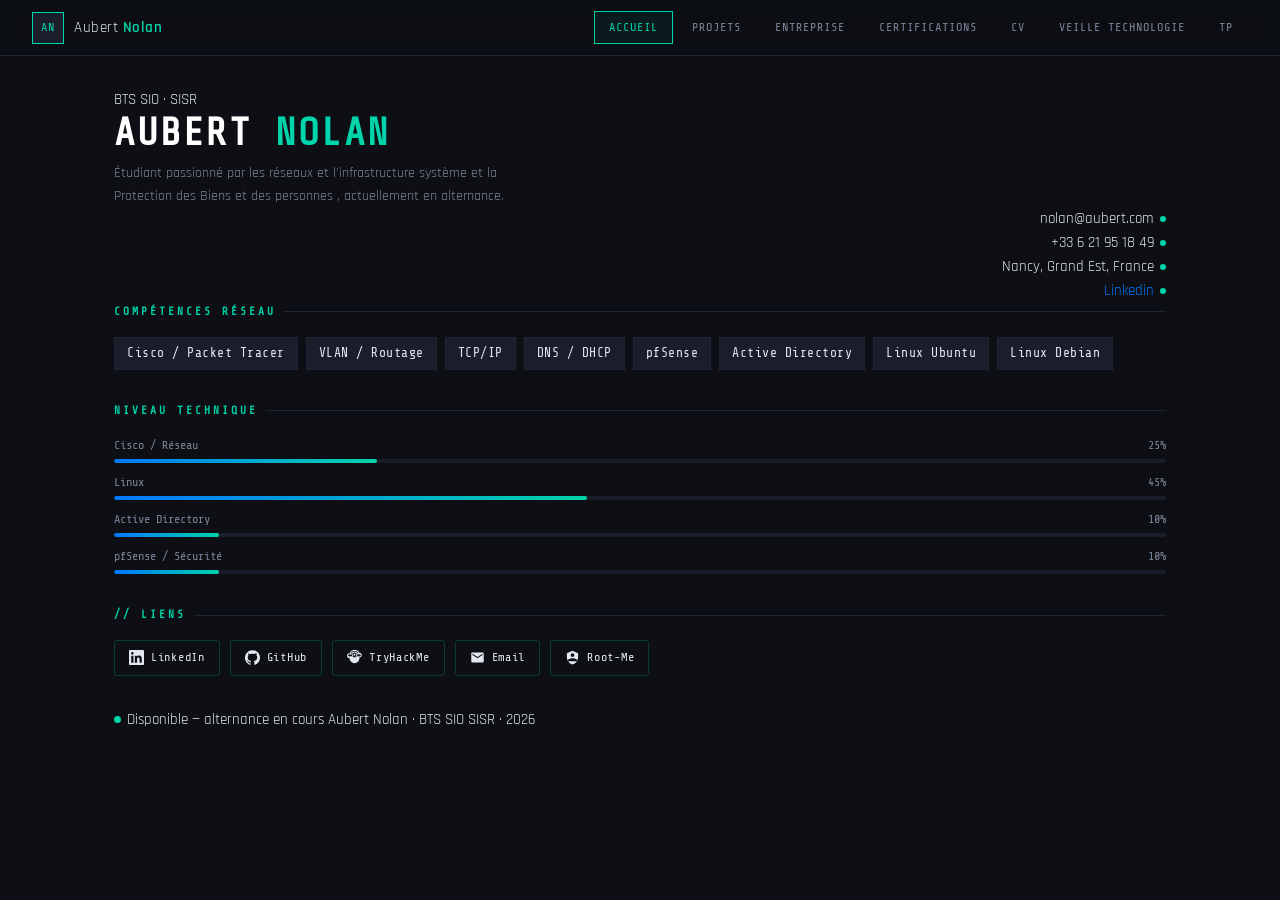
<file: index.html>
<!DOCTYPE html>
<html lang="fr">
  <head>
    <meta charset="UTF-8" />
    <meta name="viewport" content="width=device-width, initial-scale=1.0" />
    <title>Aubert Nolan — Accueil</title>
    <link rel="preconnect" href="https://fonts.googleapis.com" />
    <link rel="preconnect" href="https://fonts.gstatic.com" crossorigin />
    <link href="https://fonts.googleapis.com/css2?family=Share+Tech+Mono&family=Rajdhani:wght@400;500;600&display=swap" rel="stylesheet" />
    <link rel="stylesheet" href="assets/css/reset.css" />
    <link rel="stylesheet" href="assets/css/variables.css" />
    <link rel="stylesheet" href="assets/css/layout.css" />
    <link rel="stylesheet" href="assets/css/navbar.css" />
    <link rel="stylesheet" href="assets/css/components.css" />
    <link rel="stylesheet" href="assets/css/animations.css" />
  </head>
  <body>

    <!-- ══════════════════════════ NAVBAR ══════════════════════════ -->
    <nav class="navbar">
      <div class="navbar-brand">
        <span class="navbar-logo">AN</span>
        <span class="navbar-name">Aubert <strong>Nolan</strong></span>
      </div>
      <button class="navbar-burger" id="burger" aria-label="Menu">
        <span></span><span></span><span></span>
      </button>
      <ul class="navbar-links" id="navLinks">
        <li><a href="index.html"                 class="nav-link active">Accueil</a></li>
        <li><a href="pages/projets.html"          class="nav-link">Projets</a></li>
        <li><a href="pages/entreprise.html"       class="nav-link">Entreprise</a></li>
        <li><a href="pages/certifications.html"   class="nav-link">Certifications</a></li>
        <li><a href="pages/cv.html"               class="nav-link">CV</a></li>
        <li><a href="pages/veille.html"           class="nav-link">Veille technologie</a></li>
        <li><a href="pages/tp.html"                class="nav-link"> TP </a></li>
      </ul>
    </nav>

    <!-- ══════════════════════════ PAGE ══════════════════════════ -->
    <div class="page-wrapper">

      <header class="hero">
        <div class="hero-left">
          <div class="hero-tag">BTS SIO · SISR</div>
          <h1 class="name">AUBERT <span class="name--accent">NOLAN</span></h1>
          <p class="tagline">
            Étudiant passionné par les réseaux et l'infrastructure système et la Protection des Biens et des personnes ,
            actuellement en alternance.
          </p>

        <div class="hero-right">
          <div class="contact-item"><span>nolan@aubert.com</span><div class="dot"></div></div>
          <div class="contact-item"><span>+33 6 21 95 18 49</span><div class="dot"></div></div>
          <div class="contact-item"><span>Nancy, Grand Est, France</span><div class="dot"></div></div>
          <div class="contact-item">
            <a href="https://www.linkedin.com/in/nolan-aubert-b076aa2b9/" target="_blank" rel="noopener">Linkedin</a>
            <div class="dot"></div>
          </div>
        </div>
      </header>

      <section class="section" id="skills">
        <h2 class="section-title">Compétences réseau</h2>
        <div class="skill-grid">
          <span class="skill-tag">Cisco / Packet Tracer</span>
          <span class="skill-tag">VLAN / Routage</span>
          <span class="skill-tag">TCP/IP</span>
          <span class="skill-tag">DNS / DHCP</span>
          <span class="skill-tag">pfSense</span>
          <span class="skill-tag">Active Directory</span>
          <span class="skill-tag">Linux Ubuntu</span>
          <span class="skill-tag">Linux Debian</span>
        </div>
      </section>

      <section class="section" id="levels">
        <h2 class="section-title">Niveau technique</h2>
        <div class="bars-grid">
          <div class="bar-wrap">
            <div class="bar-label"><span>Cisco / Réseau</span><span>25%</span></div>
            <div class="bar-track"><div class="bar-fill" data-width="25"></div></div>
          </div>
          <div class="bar-wrap">
            <div class="bar-label"><span>Linux</span><span>45%</span></div>
            <div class="bar-track"><div class="bar-fill" data-width="45"></div></div>
          </div>
          <div class="bar-wrap">
            <div class="bar-label"><span>Active Directory</span><span>10%</span></div>
            <div class="bar-track"><div class="bar-fill" data-width="10"></div></div>
          </div>
          <div class="bar-wrap">
            <div class="bar-label"><span>pfSense / Sécurité</span><span>10%</span></div>
            <div class="bar-track"><div class="bar-fill" data-width="10"></div></div>
          </div>
        </div>
      </section>
<section class="section" id="socials">
  <h2 class="section-title">// Liens</h2>
  <div class="social-links">

    <a class="social-link" href="https://www.linkedin.com/in/nolan-aubert-b076aa2b9/" target="_blank" rel="noopener">
      <svg viewBox="0 0 24 24"><path d="M20.447 20.452h-3.554v-5.569c0-1.328-.027-3.037-1.852-3.037-1.853 0-2.136 1.445-2.136 2.939v5.667H9.351V9h3.414v1.561h.046c.477-.9 1.637-1.85 3.37-1.85 3.601 0 4.267 2.37 4.267 5.455v6.286zM5.337 7.433a2.062 2.062 0 0 1-2.063-2.065 2.064 2.064 0 1 1 2.063 2.065zm1.782 13.019H3.555V9h3.564v11.452zM22.225 0H1.771C.792 0 0 .774 0 1.729v20.542C0 23.227.792 24 1.771 24h20.451C23.2 24 24 23.227 24 22.271V1.729C24 .774 23.2 0 22.222 0h.003z"/></svg>
      LinkedIn
    </a>

    <a class="social-link" href="https://github.com/Nolanaubert" target="_blank" rel="noopener">
      <svg viewBox="0 0 24 24"><path d="M12 .297c-6.63 0-12 5.373-12 12 0 5.303 3.438 9.8 8.205 11.385.6.113.82-.258.82-.577 0-.285-.01-1.04-.015-2.04-3.338.724-4.042-1.61-4.042-1.61C4.422 18.07 3.633 17.7 3.633 17.7c-1.087-.744.084-.729.084-.729 1.205.084 1.838 1.236 1.838 1.236 1.07 1.835 2.809 1.305 3.495.998.108-.776.417-1.305.76-1.605-2.665-.3-5.466-1.332-5.466-5.93 0-1.31.465-2.38 1.235-3.22-.135-.303-.54-1.523.105-3.176 0 0 1.005-.322 3.3 1.23.96-.267 1.98-.399 3-.405 1.02.006 2.04.138 3 .405 2.28-1.552 3.285-1.23 3.285-1.23.645 1.653.24 2.873.12 3.176.765.84 1.23 1.91 1.23 3.22 0 4.61-2.805 5.625-5.475 5.92.42.36.81 1.096.81 2.22 0 1.606-.015 2.896-.015 3.286 0 .315.21.69.825.57C20.565 22.092 24 17.592 24 12.297c0-6.627-5.373-12-12-12"/></svg>
      GitHub
    </a>

    <a class="social-link" href="https://tryhackme.com/p/USERNAME" target="_blank" rel="noopener">
      <svg viewBox="0 0 24 24"><path d="M10.705 0C7.54 0 4.902 2.285 4.374 5.298a4.213 4.213 0 0 0-.623-.046C1.679 5.252 0 6.931 0 9.003s1.679 3.75 3.75 3.75h.282c-.01.158-.032.313-.032.474C4 17.075 7.582 21 12 21s8-3.925 8-8.773c0-.16-.022-.316-.032-.474h.031c2.071 0 3.75-1.678 3.75-3.75S22.07 4.252 20 4.252a4.22 4.22 0 0 0-.623.046C18.849 1.285 16.21 0 13.045 0h-2.34zm0 1.5h2.34c2.722 0 4.94 2.01 5.155 4.676a4.193 4.193 0 0 0-.45-.025c-.17 0-.337.013-.502.034C16.86 4.042 14.6 2.5 12 2.5c-2.6 0-4.86 1.542-5.248 3.685a4.261 4.261 0 0 0-.502-.034 4.2 4.2 0 0 0-.45.025C6.015 3.51 8.233 1.5 10.705 1.5zM12 4c2.21 0 4 1.79 4 4s-1.79 4-4 4-4-1.79-4-4 1.79-4 4-4zm-8.25 2.752C3.785 6.752 4 7 4 7h16s.215-.248.25-.248C21.243 6.752 22 7.51 22 8.503s-.757 1.75-1.75 1.75h-.5S19 10 19 10H5s-.75.253-.75.253h-.5C2.757 10.253 2 9.497 2 8.503S2.757 6.752 3.75 6.752zM12 5.5A2.5 2.5 0 0 0 9.5 8 2.5 2.5 0 0 0 12 10.5 2.5 2.5 0 0 0 14.5 8 2.5 2.5 0 0 0 12 5.5zm0 1.5a1 1 0 0 1 1 1 1 1 0 0 1-1 1 1 1 0 0 1-1-1 1 1 0 0 1 1-1z"/></svg>
      TryHackMe
    </a>

    <a class="social-link" href="mailto:nolan@aubert.com">
      <svg viewBox="0 0 24 24"><path d="M20 4H4c-1.1 0-2 .9-2 2v12c0 1.1.9 2 2 2h16c1.1 0 2-.9 2-2V6c0-1.1-.9-2-2-2zm0 4-8 5-8-5V6l8 5 8-5v2z"/></svg>
      Email
    </a>

    <a class="social-link" href="https://www.root-me.org/USERNAME" target="_blank" rel="noopener">
      <svg viewBox="0 0 24 24"><path d="M12 1L3 5v6c0 5.55 3.84 10.74 9 12 5.16-1.26 9-6.45 9-12V5l-9-4zm0 4a3 3 0 1 1 0 6 3 3 0 0 1 0-6zm0 8c2.67 0 8 1.34 8 4v1H4v-1c0-2.66 5.33-4 8-4z"/></svg>
      Root-Me
    </a>

  </div>
</section>
    <footer class="site-footer">
      <span><span class="status-dot"></span>Disponible — alternance en cours</span>
      <span>Aubert Nolan · BTS SIO SISR · 2026</span>
    </footer>

    <script src="assets/js/bars.js"></script>
    <script src="assets/js/navbar.js"></script>
    <script src="assets/js/main.js"></script>
    <script>
  const SECRET = '120824';
  let input = '';

  document.addEventListener('keydown', function(e) {
    if (e.key >= '0' && e.key <= '9') {
      input += e.key;
      if (input.length > SECRET.length) {
        input = input.slice(-SECRET.length);
      }
      if (input === SECRET) {
        input = '';
        window.location.href = '/turtle.html';
      }
    } else {
      input = '';
    }
  });
</script>
  </body>
</html>
</file>
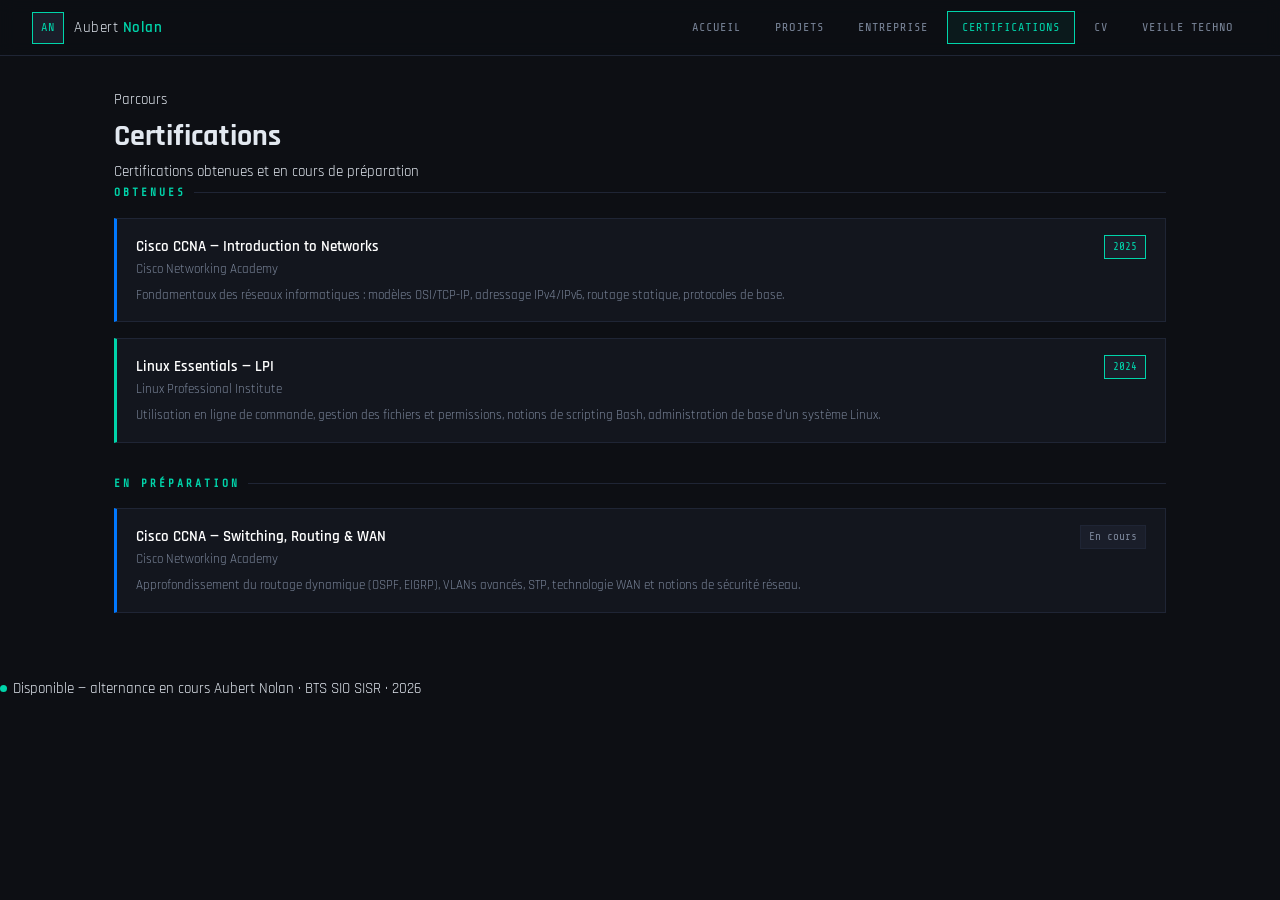
<file: pages/certifications.html>
<!DOCTYPE html>
<html lang="fr">
  <head>
    <meta charset="UTF-8" />
    <meta name="viewport" content="width=device-width, initial-scale=1.0" />
    <title>Aubert Nolan — Certifications</title>
    <link rel="preconnect" href="https://fonts.googleapis.com" />
    <link rel="preconnect" href="https://fonts.gstatic.com" crossorigin />
    <link href="https://fonts.googleapis.com/css2?family=Share+Tech+Mono&family=Rajdhani:wght@400;500;600&display=swap" rel="stylesheet" />
    <link rel="stylesheet" href="../assets/css/reset.css" />
    <link rel="stylesheet" href="../assets/css/variables.css" />
    <link rel="stylesheet" href="../assets/css/layout.css" />
    <link rel="stylesheet" href="../assets/css/navbar.css" />
    <link rel="stylesheet" href="../assets/css/components.css" />
    <link rel="stylesheet" href="../assets/css/animations.css" />
  </head>
  <body>

    <nav class="navbar">
      <div class="navbar-brand">
        <span class="navbar-logo">AN</span>
        <span class="navbar-name">Aubert <strong>Nolan</strong></span>
      </div>
      <button class="navbar-burger" id="burger" aria-label="Menu">
        <span></span><span></span><span></span>
      </button>
      <ul class="navbar-links" id="navLinks">
        <li><a href="../index.html"               class="nav-link">Accueil</a></li>
        <li><a href="projets.html"                class="nav-link">Projets</a></li>
        <li><a href="entreprise.html"             class="nav-link">Entreprise</a></li>
        <li><a href="certifications.html"         class="nav-link active">Certifications</a></li>
        <li><a href="cv.html"                     class="nav-link">CV</a></li>
        <li><a href="veille.html"                 class="nav-link">Veille techno</a></li>
      </ul>
    </nav>

    <div class="page-wrapper">
      <div class="page-header">
        <div class="page-header__tag">Parcours</div>
        <h1 class="page-header__title">Certifications</h1>
        <p class="page-header__sub">Certifications obtenues et en cours de préparation</p>
      </div>

      <section class="section">
        <h2 class="section-title">Obtenues</h2>

        <article class="card card--alt">
          <div class="card-head">
            <div>
              <div class="card-title">Cisco CCNA — Introduction to Networks</div>
              <div class="card-sub">Cisco Networking Academy</div>
            </div>
            <div class="badge badge--green">2025</div>
          </div>
          <p class="card-desc">
            Fondamentaux des réseaux informatiques : modèles OSI/TCP-IP,
            adressage IPv4/IPv6, routage statique, protocoles de base.
          </p>
        </article>

        <article class="card">
          <div class="card-head">
            <div>
              <div class="card-title">Linux Essentials — LPI</div>
              <div class="card-sub">Linux Professional Institute</div>
            </div>
            <div class="badge badge--green">2024</div>
          </div>
          <p class="card-desc">
            Utilisation en ligne de commande, gestion des fichiers et
            permissions, notions de scripting Bash, administration de base
            d'un système Linux.
          </p>
        </article>
      </section>

      <section class="section">
        <h2 class="section-title">En préparation</h2>

        <article class="card card--alt">
          <div class="card-head">
            <div>
              <div class="card-title">Cisco CCNA — Switching, Routing &amp; WAN</div>
              <div class="card-sub">Cisco Networking Academy</div>
            </div>
            <div class="badge">En cours</div>
          </div>
          <p class="card-desc">
            Approfondissement du routage dynamique (OSPF, EIGRP), VLANs
            avancés, STP, technologie WAN et notions de sécurité réseau.
          </p>
        </article>
      </section>
    </div>

    <footer class="site-footer">
      <span><span class="status-dot"></span>Disponible — alternance en cours</span>
      <span>Aubert Nolan · BTS SIO SISR · 2026</span>
    </footer>

    <script src="../assets/js/navbar.js"></script>
    <script src="../assets/js/main.js"></script>
  </body>
</html>
</file>
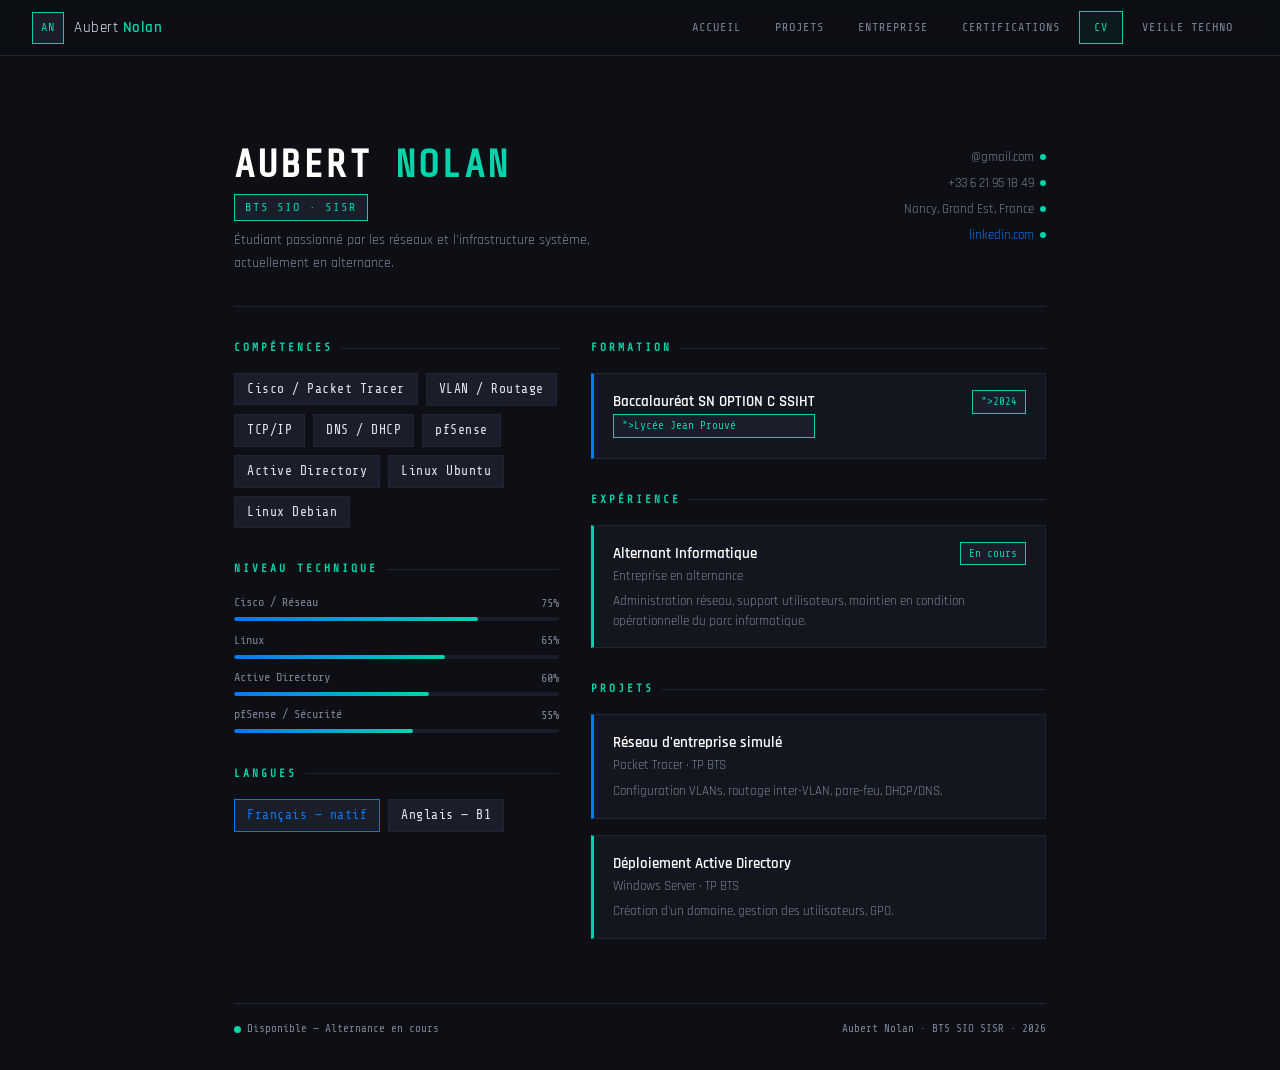
<file: Pages/cv.html>
<!DOCTYPE html>
<html lang="fr">
  <head>
    <meta charset="UTF-8" />
    <meta name="viewport" content="width=device-width, initial-scale=1.0" />
    <title>Aubert Nolan — CV</title>
    <link rel="preconnect" href="https://fonts.googleapis.com" />
    <link rel="preconnect" href="https://fonts.gstatic.com" crossorigin />
    <link href="https://fonts.googleapis.com/css2?family=Share+Tech+Mono&family=Rajdhani:wght@400;500;600&display=swap" rel="stylesheet" />
    <link rel="stylesheet" href="../assets/css/reset.css" />
    <link rel="stylesheet" href="../assets/css/variables.css" />
    <link rel="stylesheet" href="../assets/css/layout.css" />
    <link rel="stylesheet" href="../assets/css/navbar.css" />
    <link rel="stylesheet" href="../assets/css/components.css" />
    <link rel="stylesheet" href="../assets/css/animations.css" />
    <style>
      /* offset pour la navbar fixe */
      .cv-root { margin-top: 56px; }
    </style>
  </head>
  <body>

    <nav class="navbar">
      <div class="navbar-brand">
        <span class="navbar-logo">AN</span>
        <span class="navbar-name">Aubert <strong>Nolan</strong></span>
      </div>
      <button class="navbar-burger" id="burger" aria-label="Menu">
        <span></span><span></span><span></span>
      </button>
      <ul class="navbar-links" id="navLinks">
        <li><a href="../index.html"               class="nav-link">Accueil</a></li>
        <li><a href="projets.html"                class="nav-link">Projets</a></li>
        <li><a href="entreprise.html"             class="nav-link">Entreprise</a></li>
        <li><a href="certifications.html"         class="nav-link">Certifications</a></li>
        <li><a href="cv.html"                     class="nav-link active">CV</a></li>
        <li><a href="veille.html"                 class="nav-link">Veille techno</a></li>
      </ul>
    </nav>

    <div class="cv-root">

      <!-- En-tête CV -->
      <header class="header">
        <div>
          <h1 class="name">AUBERT <span class="name--accent">NOLAN</span></h1>
          <div class="title-tag">BTS SIO · SISR</div>
          <p class="tagline">
            Étudiant passionné par les réseaux et l'infrastructure système,
            actuellement en alternance.
          </p>
        </div>
        <div class="header-right">
          <div class="contact-item"><span>@gmail.com</span><div class="dot"></div></div>
          <div class="contact-item"><span>+33 6 21 95 18 49</span><div class="dot"></div></div>
          <div class="contact-item"><span>Nancy, Grand Est, France</span><div class="dot"></div></div>
          <div class="contact-item">
            <a href="https://linkedin.com" target="_blank" rel="noopener">linkedin.com</a>
            <div class="dot"></div>
          </div>
        </div>
      </header>

      <!-- Grille 2 colonnes -->
      <div class="grid-2">
        <div>
          <section class="section" id="skills">
            <h2 class="section-title">Compétences</h2>
            <div class="skill-grid">
              <span class="skill-tag">Cisco / Packet Tracer</span>
              <span class="skill-tag">VLAN / Routage</span>
              <span class="skill-tag">TCP/IP</span>
              <span class="skill-tag">DNS / DHCP</span>
              <span class="skill-tag">pfSense</span>
              <span class="skill-tag">Active Directory</span>
              <span class="skill-tag">Linux Ubuntu</span>
              <span class="skill-tag">Linux Debian</span>
            </div>
          </section>

          <section class="section" id="levels">
            <h2 class="section-title">Niveau technique</h2>
            <div class="bar-wrap">
              <div class="bar-label"><span>Cisco / Réseau</span><span>75%</span></div>
              <div class="bar-track"><div class="bar-fill" data-width="75"></div></div>
            </div>
            <div class="bar-wrap">
              <div class="bar-label"><span>Linux</span><span>65%</span></div>
              <div class="bar-track"><div class="bar-fill" data-width="65"></div></div>
            </div>
            <div class="bar-wrap">
              <div class="bar-label"><span>Active Directory</span><span>60%</span></div>
              <div class="bar-track"><div class="bar-fill" data-width="60"></div></div>
            </div>
            <div class="bar-wrap">
              <div class="bar-label"><span>pfSense / Sécurité</span><span>55%</span></div>
              <div class="bar-track"><div class="bar-fill" data-width="55"></div></div>
            </div>
          </section>

          <section class="section">
            <h2 class="section-title">Langues</h2>
            <div class="skill-grid">
              <span class="skill-tag skill-tag--accent">Français — natif</span>
              <span class="skill-tag">Anglais — B1</span>
            </div>
          </section>
        </div>

        <div>
          <section class="section" id="education">
            <h2 class="section-title">Formation</h2>
            <article class="card card--alt">
              <div class="card-head">
                <div>
                  <div class="card-title">Baccalauréat SN OPTION C SSIHT</div>
                  <div class="badge badge--green">">Lycée Jean Prouvé</div>
                </div>
                <div class="badge badge--green">">2024</div>
              </div>
            </article>
          </section>

          <section class="section" id="experience">
            <h2 class="section-title">Expérience</h2>
            <article class="card">
              <div class="card-head">
                <div>
                  <div class="card-title">Alternant Informatique</div>
                  <div class="card-sub">Entreprise en alternance</div>
                </div>
                <div class="badge badge--green">En cours</div>
              </div>
              <p class="card-desc">
                Administration réseau, support utilisateurs, maintien en condition
                opérationnelle du parc informatique.
              </p>
            </article>
          </section>

          <section class="section" id="projects">
            <h2 class="section-title">Projets</h2>
            <article class="card card--alt">
              <div class="card-head">
                <div>
                  <div class="card-title">Réseau d'entreprise simulé</div>
                  <div class="card-sub">Packet Tracer · TP BTS</div>
                </div>
              </div>
              <p class="card-desc">Configuration VLANs, routage inter-VLAN, pare-feu, DHCP/DNS.</p>
            </article>
            <article class="card">
              <div class="card-head">
                <div>
                  <div class="card-title">Déploiement Active Directory</div>
                  <div class="card-sub">Windows Server · TP BTS</div>
                </div>
              </div>
              <p class="card-desc">Création d'un domaine, gestion des utilisateurs, GPO.</p>
            </article>
          </section>
        </div>
      </div>

      <footer class="footer-line">
        <span><span class="status-dot"></span>Disponible — Alternance en cours</span>
        <span>Aubert Nolan · BTS SIO SISR · <span class="footer-year">2026</span></span>
      </footer>

    </div>

    <script src="../assets/js/bars.js"></script>
    <script src="../assets/js/navbar.js"></script>
    <script src="../assets/js/main.js"></script>
  </body>
</html>
</file>
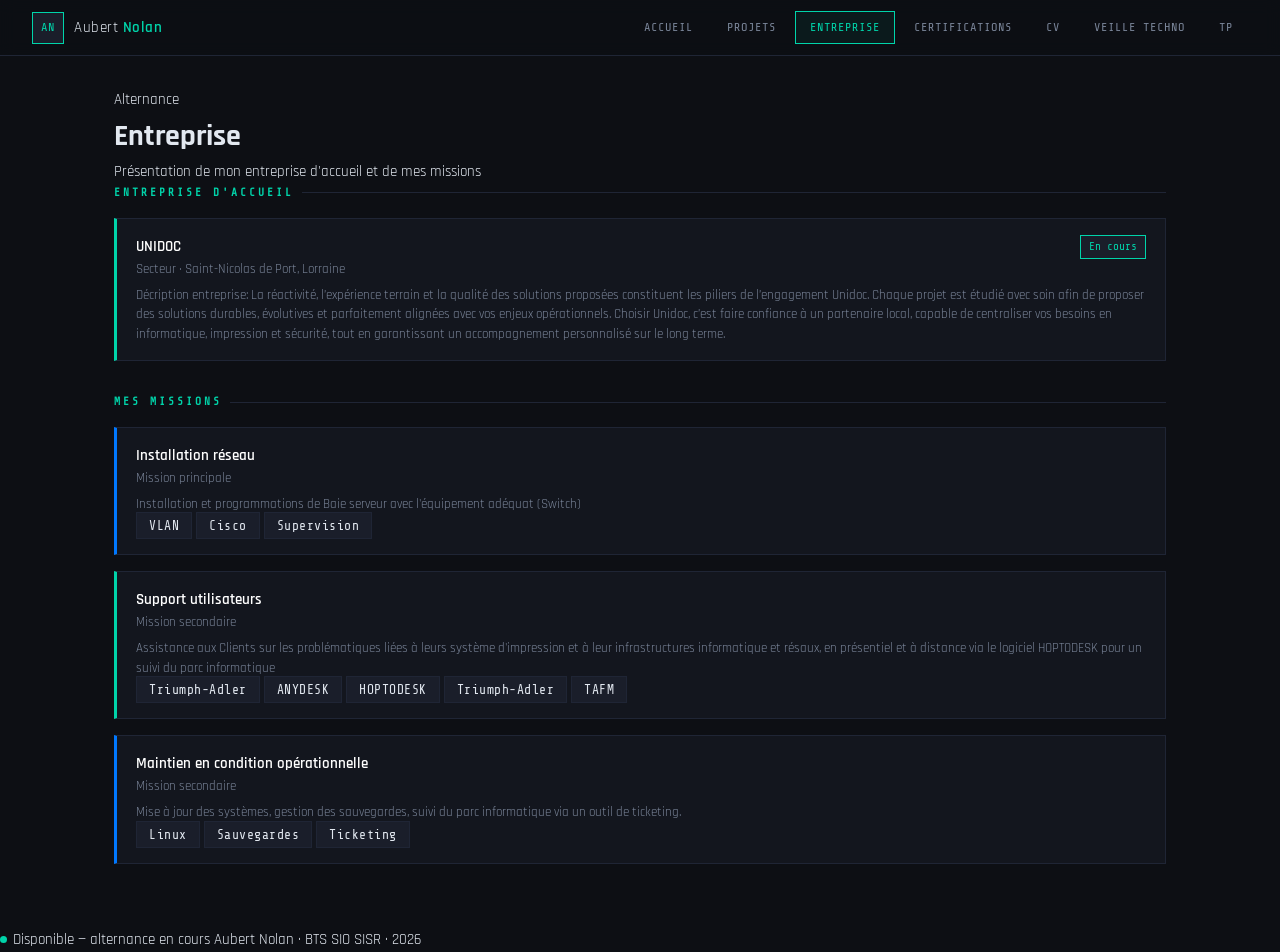
<file: pages/entreprise.html>
<!DOCTYPE html>
<html lang="fr">
  <head>
    <meta charset="UTF-8" />
    <meta name="viewport" content="width=device-width, initial-scale=1.0" />
    <title>Aubert Nolan — Entreprise</title>
    <link rel="preconnect" href="https://fonts.googleapis.com" />
    <link rel="preconnect" href="https://fonts.gstatic.com" crossorigin />
    <link href="https://fonts.googleapis.com/css2?family=Share+Tech+Mono&family=Rajdhani:wght@400;500;600&display=swap" rel="stylesheet" />
    <link rel="stylesheet" href="../assets/css/reset.css" />
    <link rel="stylesheet" href="../assets/css/variables.css" />
    <link rel="stylesheet" href="../assets/css/layout.css" />
    <link rel="stylesheet" href="../assets/css/navbar.css" />
    <link rel="stylesheet" href="../assets/css/components.css" />
    <link rel="stylesheet" href="../assets/css/animations.css" />
  </head>
  <body>

    <nav class="navbar">
      <div class="navbar-brand">
        <span class="navbar-logo">AN</span>
        <span class="navbar-name">Aubert <strong>Nolan</strong></span>
      </div>
      <button class="navbar-burger" id="burger" aria-label="Menu">
        <span></span><span></span><span></span>
      </button>
      <ul class="navbar-links" id="navLinks">
        <li><a href="../index.html"               class="nav-link">Accueil</a></li>
        <li><a href="projets.html"                class="nav-link">Projets</a></li>
        <li><a href="entreprise.html"             class="nav-link active">Entreprise</a></li>
        <li><a href="certifications.html"         class="nav-link">Certifications</a></li>
        <li><a href="cv.html"                     class="nav-link">CV</a></li>
        <li><a href="veille.html"                 class="nav-link">Veille techno</a></li>
        <li><a href="tp.html"                     class="nav-link"> TP </a> </li>

      </ul>
    </nav>

    <div class="page-wrapper">
      <div class="page-header">
        <div class="page-header__tag">Alternance</div>
        <h1 class="page-header__title">Entreprise</h1>
        <p class="page-header__sub">Présentation de mon entreprise d'accueil et de mes missions</p>
      </div>

      <section class="section">
        <h2 class="section-title">Entreprise d'accueil</h2>
        <article class="card">
          <div class="card-head">
            <div>
              <div class="card-title">UNIDOC</div>
              <div class="card-sub">Secteur · Saint-Nicolas de Port, Lorraine </div>
            </div>
            <div class="badge badge--green">En cours</div>
          </div>
          <p class="card-desc">
            Décription entreprise:  La réactivité, l’expérience terrain et la qualité des solutions proposées constituent les piliers de l’engagement Unidoc. Chaque projet est étudié avec soin afin de proposer des solutions durables, évolutives et parfaitement alignées avec vos enjeux opérationnels.

Choisir Unidoc, c’est faire confiance à un partenaire local, capable de centraliser vos besoins en informatique, impression et sécurité, tout en garantissant un accompagnement personnalisé sur le long terme.
          </p>       
</article>
      </section>

      <section class="section">
        <h2 class="section-title">Mes missions</h2>

        <article class="card card--alt">
          <div class="card-head">
            <div>
              <div class="card-title">Installation réseau</div>
              <div class="card-sub">Mission principale</div>
            </div>
          </div>
          <p class="card-desc">
           Installation et programmations de Baie serveur avec l'équipement adéquat (Switch)
          </p>
          <div class="card-tags">
            <span class="skill-tag">VLAN</span>
            <span class="skill-tag">Cisco</span>
            <span class="skill-tag">Supervision</span>
          </div>
        </article>

        <article class="card">
          <div class="card-head">
            <div>
              <div class="card-title">Support utilisateurs</div>
              <div class="card-sub">Mission secondaire</div>
            </div>
          </div>
          <p class="card-desc">
            Assistance aux Clients sur les problématiques liées à leurs  système d'impression et à leur infrastructures informatique et résaux, en présentiel et à distance via le logiciel HOPTODESK pour un suivi du parc informatique
            
          </p>
          <div class="card-tags">
            <span class="skill-tag">Triumph-Adler</span>
            <span class="skill-tag">ANYDESK</span>
            <span class="skill-tag">HOPTODESK</span>
            <span class="skill-tag">Triumph-Adler</span>
            <span class="skill-tag">TAFM</span>





            
          </div>
        </article>

        <article class="card card--alt">
          <div class="card-head">
            <div>
              <div class="card-title">Maintien en condition opérationnelle</div>
              <div class="card-sub">Mission secondaire</div>
            </div>
          </div>
          <p class="card-desc">
            Mise à jour des systèmes, gestion des sauvegardes, suivi du
            parc informatique via un outil de ticketing.
          </p>
          <div class="card-tags">
            <span class="skill-tag">Linux</span>
            <span class="skill-tag">Sauvegardes</span>
            <span class="skill-tag">Ticketing</span>
          </div>
        </article>
      </section>
    </div>

    <footer class="site-footer">
      <span><span class="status-dot"></span>Disponible — alternance en cours</span>
      <span>Aubert Nolan · BTS SIO SISR · 2026</span>
    </footer>

    <script src="../assets/js/navbar.js"></script>
    <script src="../assets/js/main.js"></script>
  </body>
</html>
</file>
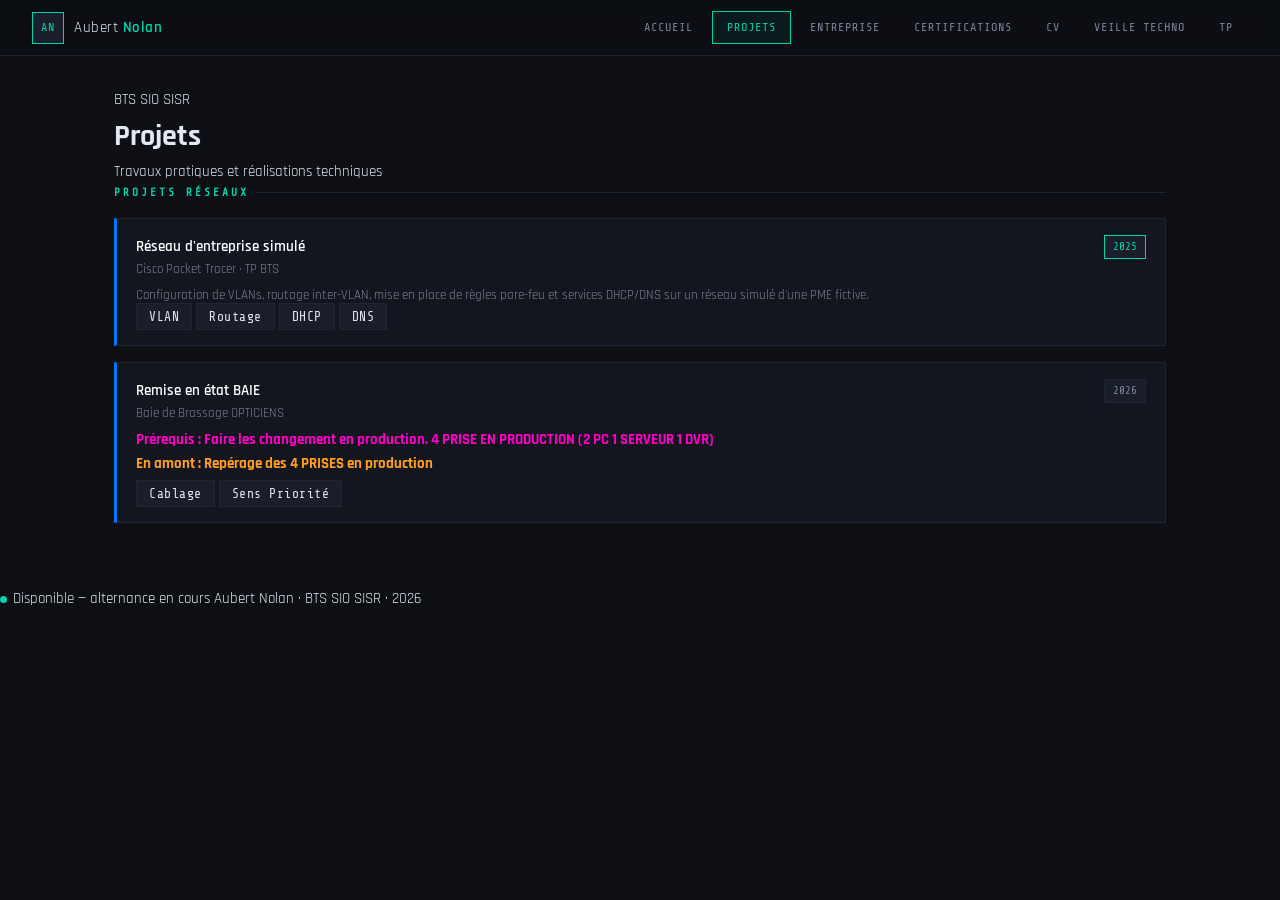
<file: pages/projets.html>
<!DOCTYPE html>
<html lang="fr">
  <head>
    <meta charset="UTF-8" />
    <meta name="viewport" content="width=device-width, initial-scale=1.0" />
    <title>Aubert Nolan — Projets</title>
    <link rel="preconnect" href="https://fonts.googleapis.com" />
    <link rel="preconnect" href="https://fonts.gstatic.com" crossorigin />
    <link href="https://fonts.googleapis.com/css2?family=Share+Tech+Mono&family=Rajdhani:wght@400;500;600&display=swap" rel="stylesheet" />
    <link rel="stylesheet" href="../assets/css/reset.css" />
    <link rel="stylesheet" href="../assets/css/variables.css" />
    <link rel="stylesheet" href="../assets/css/layout.css" />
    <link rel="stylesheet" href="../assets/css/navbar.css" />
    <link rel="stylesheet" href="../assets/css/components.css" />
    <link rel="stylesheet" href="../assets/css/animations.css" />
  </head>
  <body>

    <nav class="navbar">
      <div class="navbar-brand">
        <span class="navbar-logo">AN</span>
        <span class="navbar-name">Aubert <strong>Nolan</strong></span>
      </div>
      <button class="navbar-burger" id="burger" aria-label="Menu">
        <span></span><span></span><span></span>
      </button>
      <ul class="navbar-links" id="navLinks">
        <li><a href="../index.html"               class="nav-link">Accueil</a></li>
        <li><a href="projets.html"                class="nav-link active">Projets</a></li>
        <li><a href="entreprise.html"             class="nav-link">Entreprise</a></li>
        <li><a href="certifications.html"         class="nav-link">Certifications</a></li>
        <li><a href="cv.html"                     class="nav-link">CV</a></li>
        <li><a href="veille.html"                 class="nav-link">Veille techno</a></li>
        <li><a href="tp.html"                     class="nav-link"> TP </a></li>
      </ul>
    </nav>

    <div class="page-wrapper">
      <div class="page-header">
        <div class="page-header__tag">BTS SIO SISR</div>
        <h1 class="page-header__title">Projets</h1>
        <p class="page-header__sub">Travaux pratiques et réalisations techniques</p>
      </div>
    <!-- SECTION "PROJET RESEAUX" -->
      <section class="section">
        <h2 class="section-title">Projets réseaux</h2>

            <!-- PASSAGE SUR UN NOUVEAUX ARTICLE -->
        <article class="card card--alt">
          <div class="card-head">
            <div>
              <div class="card-title">Réseau d'entreprise simulé</div>
              <div class="card-sub">Cisco Packet Tracer · TP BTS</div>
            </div>
            <div class="badge badge--green">2025</div>
          </div>
          <p class="card-desc">
            Configuration de VLANs, routage inter-VLAN, mise en place de
            règles pare-feu et services DHCP/DNS sur un réseau simulé
            d'une PME fictive.
          </p>
          <div class="card-tags">
            <span class="skill-tag">VLAN</span>
            <span class="skill-tag">Routage</span>
            <span class="skill-tag">DHCP</span>
            <span class="skill-tag">DNS</span>
          </div>
        </article>

  
 <!-- PASSAGE SUR UN NOUVEAUX ARTICLE -->

<article class="card card--alt">
  
  <div class="card-head">
    <div>
      <div class="card-title">Remise en état BAIE</div>
      <div class="card-sub">Baie de Brassage OPTICIENS</div>
    </div>
    <div class="badge">2026</div>
  </div>

  <!-- Encadré info -->
  <div class="tp-note tp-note--info">
   
    <div>
     <strong style="color: rgb(255, 0, 200);"> Prérequis : Faire les changement en production. 4 PRISE EN PRODUCTION (2 PC 1 SERVEUR 1 DVR) 

     </strong> 

    </div>

     <div>
     <strong style="color: hwb(34 13% 0%);"> En amont : Repérage des 4 PRISES en production </strong> 

    </div>
  </div>

  <p class="card-desc">
    
  </p>

  <div class="card-tags">
    <span class="skill-tag">Cablage</span>
    <span class="skill-tag">Sens Priorité</span>
  </div>

</article>
    
  
    <!-- PASSAGE SUR UN NOUVEAUX ARTICLE 
     
    
    <article class="card card--alt">
          <div class="card-head">
            <div>
              <div class="card-title">Titre 1</div>
              <div class="card-sub">sous-Titre</div>
            </div>
            <div class="badge">Année </div>
          </div>
          <p class="card-desc">
            Description du projet
          </p>
          <div class="card-tags">
            <span class="skill-tag">BALISE " SKILL"</span>
  
          </div>
        </article>
    
    
    
    -->





      </section>
    </div>

    <footer class="site-footer">
      <span><span class="status-dot"></span>Disponible — alternance en cours</span>
      <span>Aubert Nolan · BTS SIO SISR · 2026</span>
    </footer>

    <script src="../assets/js/navbar.js"></script>
    <script src="../assets/js/main.js"></script>
  </body>
</html>
</file>
<file: assets/css/variables.css>
/* ============================================================
   variables.css — Design tokens (couleurs, typo, espacements)
   ============================================================ */

:root {
  /* ── Couleurs de fond ── */
  --bg:        #0d0f14;
  --bg-2:      #13161e;
  --bg-3:      #1a1e2a;

  /* ── Accents ── */
  --accent:    #00d4aa;   /* vert-cyan principal */
  --accent-2:  #0078ff;   /* bleu secondaire    */

  /* ── Texte ── */
  --text:      #e2e8f0;
  --muted:     #7a8599;

  /* ── Bordures ── */
  --border:    #1f2535;

  /* ── Typographie ── */
  --font-mono: 'Share Tech Mono', monospace;
  --font-body: 'Rajdhani', sans-serif;

  /* ── Espacements ── */
  --space-xs:  0.25rem;
  --space-sm:  0.5rem;
  --space-md:  1rem;
  --space-lg:  1.5rem;
  --space-xl:  2rem;

  /* ── Rayons ── */
  --radius-sm: 2px;
  --radius-md: 4px;
}
</file>
<file: assets/css/layout.css>
/* ============================================================
   layout.css — Structure de page, grille, en-tête, pied de page
   ============================================================ */

body {
  background: var(--bg);
  color: var(--text);
  font-family: var(--font-body);
  font-size: 15px;
  line-height: 1.6;

  padding-top: 56px; /* ← EXACTEMENT la hauteur de ta navbar */
}

/* ── Conteneur principal ── */
.cv-root {
  max-width: 860px;
  margin: 0 auto;
  padding: var(--space-xl) var(--space-lg);
}

/* ── En-tête ── */
.header {
  display: flex;
  align-items: flex-start;
  justify-content: space-between;
  gap: var(--space-xl);
  padding-bottom: var(--space-xl);
  border-bottom: 1px solid var(--border);
  margin-bottom: var(--space-xl);
}

.header-right {
  text-align: right;
  font-size: 13px;
  color: var(--muted);
  line-height: 2;
  flex-shrink: 0;
}

/* ── Grille 2 colonnes ── */
.grid-2 {
  display: grid;
  grid-template-columns: 1fr 1.4fr;
  gap: var(--space-xl);
}

/* ── Sections ── */
.section {
  margin-bottom: var(--space-xl);
}

/* ── Pied de page ── */
.footer-line {
  border-top: 1px solid var(--border);
  margin-top: var(--space-xl);
  padding-top: var(--space-md);
  font-family: var(--font-mono);
  font-size: 11px;
  color: var(--muted);
  display: flex;
  justify-content: space-between;
  align-items: center;
}

/* ── Responsive ── */
@media (max-width: 640px) {
  .header {
    flex-direction: column;
    gap: var(--space-md);
  }

  .header-right {
    text-align: left;
  }

  .contact-item {
    justify-content: flex-start !important;
    flex-direction: row-reverse;
  }

  .grid-2 {
    grid-template-columns: 1fr;
  }
}


.page-wrapper {
  max-width: 1100px;
  margin: 0 auto;
  padding: var(--space-xl) var(--space-lg);
}
</file>
<file: assets/css/navbar.css>
/* ============================================================
   navbar.css — Barre de navigation fixe
   ============================================================ */

.navbar {
  position: fixed;
  top: 0;
  left: 0;
  right: 0;
  z-index: 100;
  display: flex;
  align-items: center;
  justify-content: space-between;
  padding: 0 2rem;
  height: 56px;
  background: rgba(13, 15, 20, 0.92);
  border-bottom: 1px solid var(--border);
  backdrop-filter: blur(8px);
  -webkit-backdrop-filter: blur(8px);
}

/* ── Logo / marque ── */
.navbar-brand {
  display: flex;
  align-items: center;
  gap: 10px;
  text-decoration: none;
  flex-shrink: 0;
}

.navbar-logo {
  width: 32px;
  height: 32px;
  background: var(--bg-3);
  border: 1px solid var(--accent);
  color: var(--accent);
  font-family: var(--font-mono);
  font-size: 12px;
  display: flex;
  align-items: center;
  justify-content: center;
  letter-spacing: 1px;
}

.navbar-name {
  font-family: var(--font-body);
  font-size: 15px;
  color: var(--text);
  letter-spacing: 0.5px;
}

.navbar-name strong {
  color: var(--accent);
  font-weight: 600;
}

/* ── Liens ── */
.navbar-links {
  display: flex;
  align-items: center;
  gap: 4px;
  list-style: none;
}

.nav-link {
  display: inline-block;
  padding: 6px 14px;
  font-family: var(--font-mono);
  font-size: 12px;
  letter-spacing: 1px;
  color: var(--muted);
  text-transform: uppercase;
  text-decoration: none;
  border: 1px solid transparent;
  transition: color 0.2s, border-color 0.2s, background 0.2s;
}

.nav-link:hover {
  color: var(--text);
  border-color: var(--border);
}

.nav-link.active {
  color: var(--accent);
  border-color: var(--accent);
  background: rgba(0, 212, 170, 0.06);
}

/* ── Burger (mobile) ── */
.navbar-burger {
  display: none;
  flex-direction: column;
  justify-content: center;
  gap: 5px;
  width: 32px;
  height: 32px;
  cursor: pointer;
  background: none;
  border: none;
  padding: 0;
}

.navbar-burger span {
  display: block;
  width: 22px;
  height: 1.5px;
  background: var(--text);
  transition: transform 0.3s, opacity 0.3s;
}

.navbar-burger.open span:nth-child(1) {
  transform: translateY(6.5px) rotate(45deg);
}
.navbar-burger.open span:nth-child(2) {
  opacity: 0;
}
.navbar-burger.open span:nth-child(3) {
  transform: translateY(-6.5px) rotate(-45deg);
}

/* ── Responsive ── */
@media (max-width: 768px) {
  .navbar-burger {
    display: flex;
  }

  .navbar-links {
    display: none;
    position: absolute;
    top: 56px;
    left: 0;
    right: 0;
    flex-direction: column;
    align-items: stretch;
    background: rgba(13, 15, 20, 0.98);
    border-bottom: 1px solid var(--border);
    padding: 0.5rem 0;
    gap: 0;
  }

  .navbar-links.open {
    display: flex;
  }

  .nav-link {
    padding: 12px 2rem;
    border: none;
    border-bottom: 1px solid var(--border);
    border-radius: 0;
  }

  .nav-link.active {
    border: none;
    border-bottom: 1px solid var(--border);
    border-left: 3px solid var(--accent);
  }
}
</file>
<file: assets/css/components.css>
/* ============================================================
   components.css — Tous les composants UI réutilisables
   ============================================================ */

/* ── Nom / titre principal ── */
.name {
  font-family: var(--font-mono);
  font-size: 2.4rem;
  color: #fff;
  letter-spacing: 2px;
  line-height: 1.1;
}

.name--accent {
  color: var(--accent);
}

.title-tag {
  display: inline-block;
  margin-top: var(--space-sm);
  background: var(--bg-3);
  border: 1px solid var(--accent);
  color: var(--accent);
  font-family: var(--font-mono);
  font-size: 0.75rem;
  padding: 3px 10px;
  letter-spacing: 2px;
}

.tagline {
  margin-top: var(--space-sm);
  color: var(--muted);
  font-size: 14px;
  max-width: 400px;
}

/* ── Contact ── */
.contact-item {
  display: flex;
  align-items: center;
  gap: 6px;
  justify-content: flex-end;
}

.contact-item a {
  color: var(--accent-2);
  text-decoration: none;
  transition: opacity 0.2s;
}

.contact-item a:hover {
  opacity: 0.75;
}

.dot {
  width: 6px;
  height: 6px;
  border-radius: 50%;
  background: var(--accent);
  flex-shrink: 0;
}

/* ── Titre de section ── */
.section-title {
  font-family: var(--font-mono);
  font-size: 0.7rem;
  letter-spacing: 3px;
  color: var(--accent);
  text-transform: uppercase;
  margin-bottom: var(--space-md);
  display: flex;
  align-items: center;
  gap: 8px;
}

.section-title::after {
  content: '';
  flex: 1;
  height: 1px;
  background: var(--border);
}

/* ── Tags de compétences ── */
.skill-grid {
  display: flex;
  flex-wrap: wrap;
  gap: 8px;
}

.skill-tag {
  background: var(--bg-3);
  border: 1px solid var(--border);
  padding: 5px 12px;
  font-size: 13px;
  color: var(--text);
  font-family: var(--font-mono);
  letter-spacing: 0.5px;
  cursor: default;
  transition: border-color 0.2s, color 0.2s;
}

.skill-tag:hover {
  border-color: var(--accent);
  color: var(--accent);
}

.skill-tag--accent {
  border-color: var(--accent-2);
  color: var(--accent-2);
}

/* ── Cards ── */
.card {
  background: var(--bg-2);
  border: 1px solid var(--border);
  border-left: 3px solid var(--accent);
  padding: var(--space-md) 1.2rem;
  margin-bottom: var(--space-md);
  transition: border-color 0.2s;
}

.card:hover {
  border-left-color: var(--accent-2);
}

.card--alt {
  border-left-color: var(--accent-2);
}

.card--alt:hover {
  border-left-color: var(--accent);
}

.card-head {
  display: flex;
  justify-content: space-between;
  align-items: flex-start;
  gap: var(--space-md);
  margin-bottom: 4px;
}

.card-title {
  font-size: 15px;
  font-weight: 600;
  color: #fff;
}

.card-sub {
  font-size: 13px;
  color: var(--muted);
}

.card-desc {
  font-size: 13px;
  color: var(--muted);
  margin-top: 6px;
  line-height: 1.5;
}

/* ── Badges ── */
.badge {
  background: var(--bg-3);
  border: 1px solid var(--border);
  font-family: var(--font-mono);
  font-size: 11px;
  color: var(--muted);
  padding: 2px 8px;
  white-space: nowrap;
  flex-shrink: 0;
}

.badge--green {
  border-color: var(--accent);
  color: var(--accent);
}

/* ── Barres de compétences ── */
.bar-wrap {
  margin-bottom: 10px;
}

.bar-label {
  display: flex;
  justify-content: space-between;
  font-size: 12px;
  color: var(--muted);
  margin-bottom: 4px;
  font-family: var(--font-mono);
}

.bar-track {
  height: 4px;
  background: var(--bg-3);
  border-radius: 2px;
  overflow: hidden;
}

.bar-fill {
  height: 100%;
  width: 0;                        /* départ à 0 → animé via JS */
  background: linear-gradient(90deg, var(--accent-2), var(--accent));
  border-radius: 2px;
  transition: width 1s cubic-bezier(0.4, 0, 0.2, 1);
}

/* ── Statut pied de page ── */
.status-dot {
  display: inline-block;
  width: 7px;
  height: 7px;
  background: var(--accent);
  border-radius: 50%;
  margin-right: 6px;
  vertical-align: middle;
}
/* ── Social links ── */
.social-links {
  display: flex;
  gap: 10px;
  flex-wrap: wrap;
}

.social-link {
  display: inline-flex;
  align-items: center;
  gap: 7px;
  padding: 7px 14px;
  border: 1px solid rgba(0, 240, 160, 0.2);   /* adapte à ta var de couleur accent */
  border-radius: 3px;
  color: var(--color-text);                    /* ta variable de texte existante */
  text-decoration: none;
  font-family: var(--font-mono);               /* Share Tech Mono */
  font-size: 12px;
  letter-spacing: 0.06em;
  transition: background 0.18s, border-color 0.18s, color 0.18s;
}

.social-link:hover {
  background: rgba(0, 240, 160, 0.08);
  border-color: var(--color-accent);           /* ta variable accent */
  color: var(--color-accent);
}

.social-link svg {
  width: 15px;
  height: 15px;
  fill: currentColor;
  flex-shrink: 0;
}
</file>
<file: assets/css/animations.css>
/* ============================================================
   animations.css — Keyframes et classes d'animation
   ============================================================ */

/* ── Clignotement du point de statut ── */
@keyframes pulse {
  0%, 100% { opacity: 1; }
  50%       { opacity: 0.25; }
}

.status-dot {
  animation: pulse 2s ease-in-out infinite;
}

/* ── Apparition progressive des sections (fade + slide up) ── */
@keyframes fadeUp {
  from {
    opacity: 0;
    transform: translateY(12px);
  }
  to {
    opacity: 1;
    transform: translateY(0);
  }
}

.section {
  animation: fadeUp 0.5s ease both;
}

/* Délais en cascade pour chaque section */
#skills     { animation-delay: 0.05s; }
#levels     { animation-delay: 0.15s; }
#languages  { animation-delay: 0.25s; }
#education  { animation-delay: 0.10s; }
#experience { animation-delay: 0.20s; }
#projects   { animation-delay: 0.30s; }

/* ── En-tête ── */
.header {
  animation: fadeUp 0.4s ease both;
}

/* ── Pied de page ── */
.footer-line {
  animation: fadeUp 0.5s 0.4s ease both;
}
</file>
